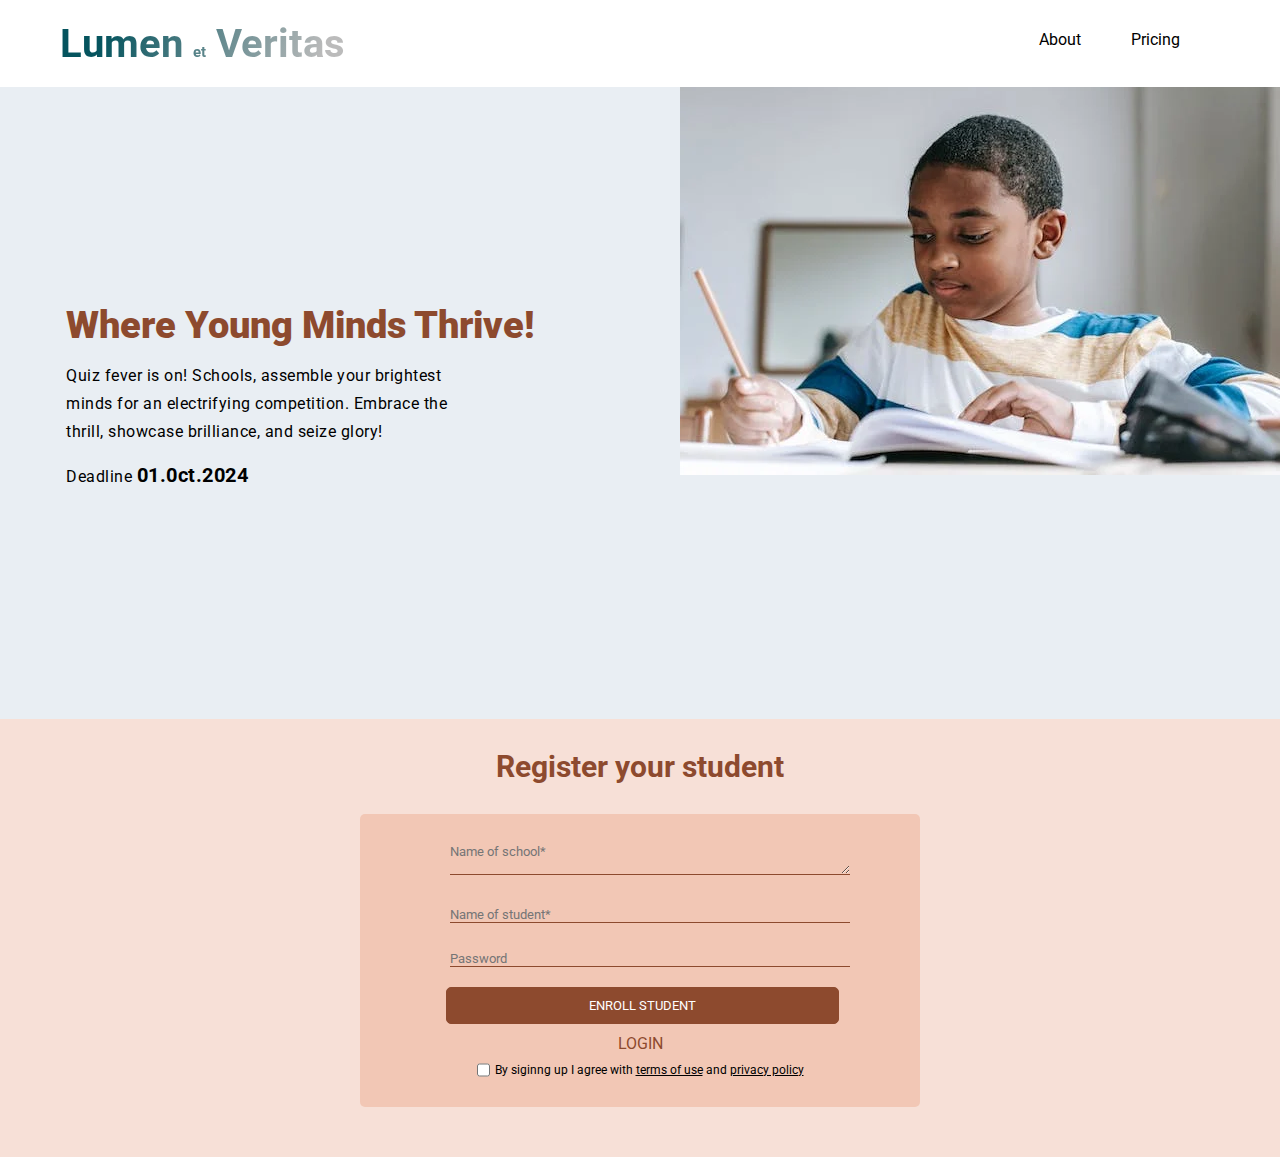
<file: index.html>
<!DOCTYPE html>
<html lang="en">
<head>
    <meta charset="UTF-8">
    <meta name="viewport" content="width=device-width, initial-scale=1.0">
    <title>Document</title>
    <link rel="stylesheet" href="css/style.css">
    <link rel="stylesheet" href="https://fonts.googleapis.com/css?family=Roboto">
    <link rel="stylesheet" href="https://fonts.googleapis.com/css?family=Montserrat">

</head>
<body>

    <nav>
        <div class="logo">
            <h1>Lumen <span class="inline-logo">et</span> Veritas</h1>
        </div>
        <div class="nav-link">
            <ul>
                <li>About</li>
                <li>Pricing</li>
            </ul>
        </div>
    </nav>

    <div class="intro">
        <div class="intro-text-section">
            <div class="intro-text">
               <h1>Where Young Minds Thrive!</h1> 
               <p>Quiz fever is on! Schools, assemble your brightest minds for an electrifying competition. Embrace the thrill, showcase brilliance, and seize glory!</p>
               <p>Deadline <span>01.0ct.2024</span></p>
               <!-- <a href=""><button class="btn">REGISTER</button></a> -->
            </div>
        </div>
        <div class="intro-class">
            <img src="asset/pexels-photo-5905479.webp" alt="">
        </div>
    </div>

    <div class="register">
        <div class="intro-text-register">
            <h2>Register your student</h2>
        </div>
        <div class="form-input">
            <form action="">
                <div id="errorSchoolName"></div>
                <div class="school-name">
                    <textarea name="" id="schoolName" cols="30" rows="2" placeholder="Name of school*" ></textarea>     
                </div>
                <div id="errorStudentName"></div>
                <div class="student-name">
                    <input type="text" name="" id="studentName" placeholder="Name of student*" >
                </div>
                <div id="errorpassword"></div>
                <div class="student-name">
                    <input type="text" name="" id="PasswordReg" placeholder="Password"  >
                </div>
                    <button class="btn-enroll-student" id="btnEnroll">ENROLL STUDENT</button>
                    <div class="login">
                         <a href="login.html">LOGIN</a>
                    </div>
                    <div class="terms-and-condition">
                        <input type="checkbox" name="" id="termsCheckbox" >
                        <p>By siginng up I agree with <span>terms of use</span> and <span>privacy policy</span></p>
                    </div>
            </form>
        </div>
        </div>
    </div>
    
    <!-- <script src="script.js"></script> -->
    <script src="register.js"></script>
</body>
</html>
</file>
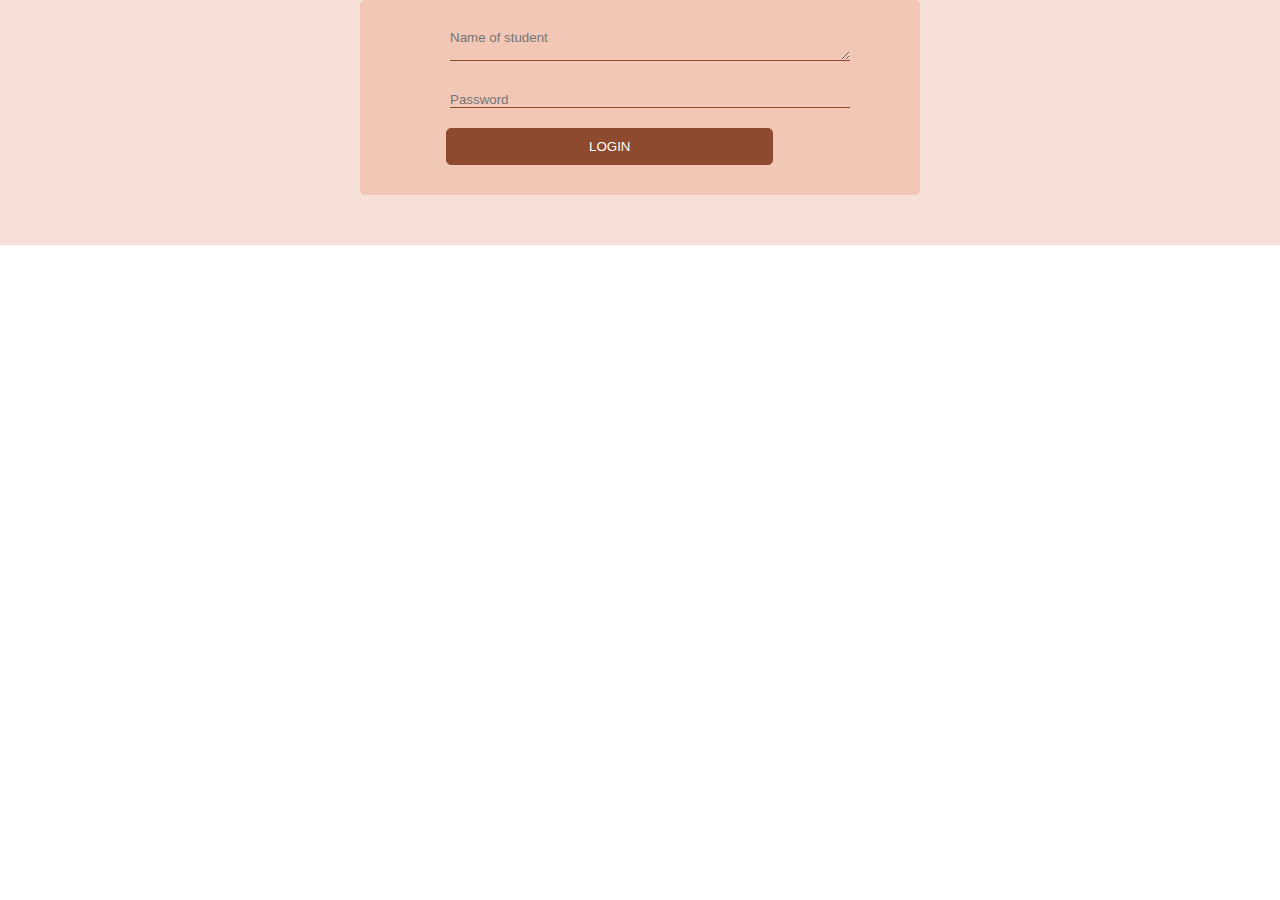
<file: login.html>
<!DOCTYPE html>
<html lang="en">
<head>
    <meta charset="UTF-8">
    <meta name="viewport" content="width=device-width, initial-scale=1.0">
    <title>Document</title>
    <link rel="stylesheet" href="css/style.css">
</head>
<body>
    <div class="register">
        <div class="form-input">
            <form action="">
                <div class="school-name">
                    <textarea name="" id="studentNameLogin" cols="30" rows="2" placeholder="Name of student"  ></textarea> 
                </div>
                <div class="student-name">
                    <input type="text" name="" id="studentPasswordLogin" placeholder="Password">
                </div>
                    <div>
                        <p id="errormsg"></p>
                    </div>
                    <button class="btn-enroll-student" id="loginBtn">LOGIN</button>
            </form>
        </div>
    </div>
    <script src="login.js"></script>
</body>
</html>
</file>
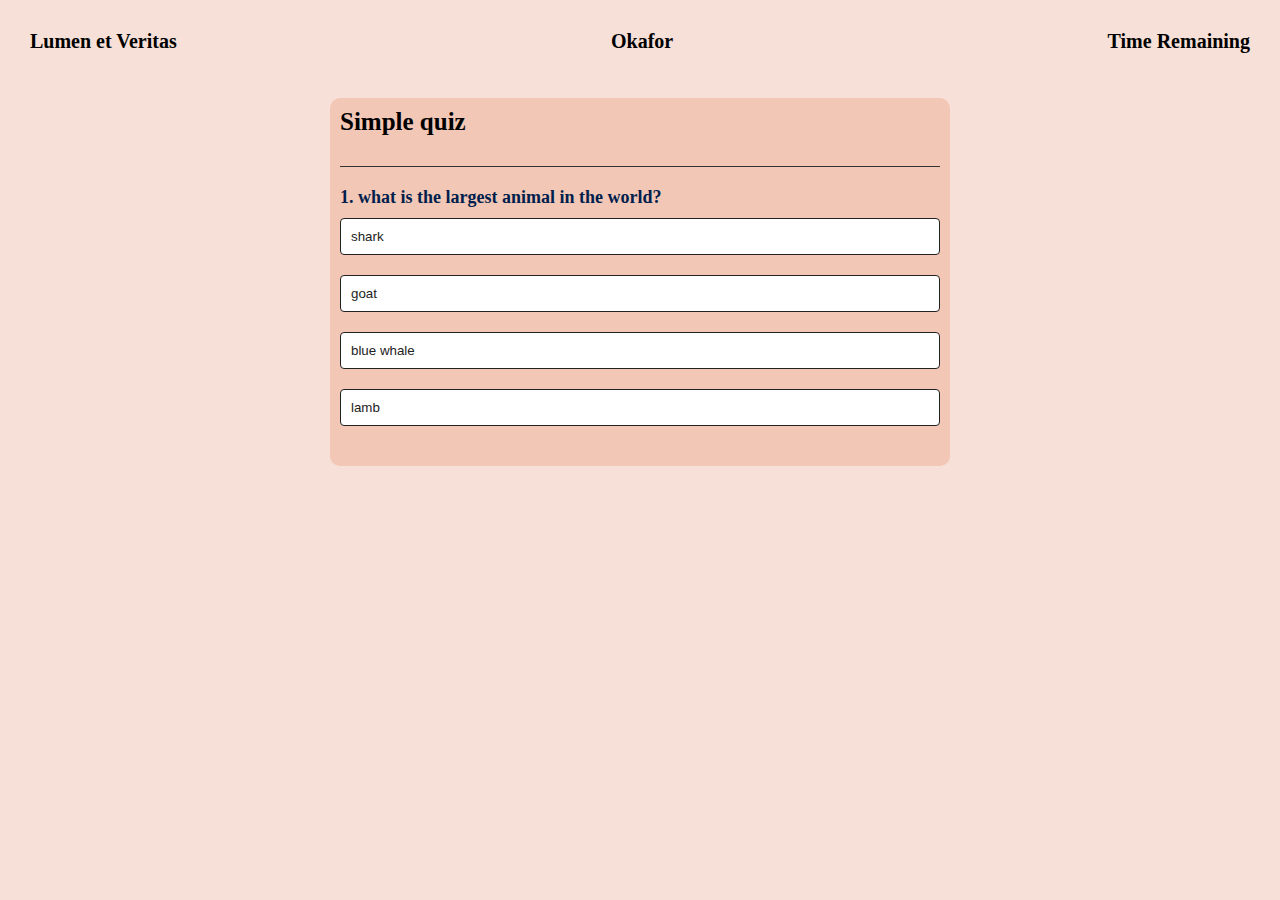
<file: questions.html>
<!DOCTYPE html>
<html lang="en">
<head>
    <meta charset="UTF-8">
    <meta name="viewport" content="width=device-width, initial-scale=1.0">
    <title>Document</title>
    <link rel="stylesheet" href="css/questions.css">
</head>
<body>
    <div class="">
        <div class="profile-and-timer">
            <div>
                <p>Lumen et Veritas</p>
            </div>
            <div class="student-name-quiz">
                <p>Okafor</p>
            </div>
            <div class="timer">
                <p class="time-signal">Time Remaining</p>
                <p id="countdown"></p>
            </div>
        </div>
        <!-- <div class="question">
            <div>
                <div class="question-block">
                    <p>Who was crowned the MVP (the most valuable player) in the 2018 NBA finals?</p>
                    <div class="options">
                        <input type="radio">
                        <p>Kevin Durant</p>
                    </div>
                    <div class="options">
                        <input type="radio">
                        <p>Kevin Durant</p>
                    </div>
                    <div class="options">
                        <input type="radio">
                        <p>Kevin Durant</p>
                    </div>
                    <div class="options">
                        <input type="radio">
                        <p>Kevin Durant</p>
                    </div>
                    <div class="btn">
                        <button>Sumbit</button>
                    </div>
                </div>
            </div>
        </div> -->
    </div>
    
    <div class="app">
        <h1>Simple quiz</h1>
        <div class="quiz">
            <h2 id="question">Questions goes here</h2>
            <div id="answer-buttons">
                <button class="btn">Answer 1</button>
                <button class="btn">Answer 2</button>
                <button class="btn">Answer 3</button>
                <button class="btn">Answer 4</button>
            </div>
                <button id="next-btn">Next</button> 
        </div>
    </div>

    <script src="script.js"></script>
</body>
</html>
</file>
<file: css/style.css>
*{
    margin: 0;
    padding: 0;
    font-family: 'Roboto', sans-serif;
}

nav{
    display: flex;
    justify-content: space-between;
    background-color: transparent;
    position: fixed;
    width: 100%;
    background-color: #ffff;
}
.logo{
    font-size: 20px;
    background-image: linear-gradient( 109.6deg,  rgba(5,84,94,1) 16%, #bbb 91.1% );
    -webkit-background-clip: text;
    color: transparent;
    margin: 20px 0px 20px 60px;
    font-family: 'Montserrat', sans-serif;
}
.inline-logo{
    font-size: 15px;
}
.nav-link ul{
    display: flex;
}
.nav-link li{
    margin-top: 30px;
    margin-left: 50px;
    list-style: none;
    background-color: linear-gradient( 109.6deg,  rgba(5,84,94,1) 16%, #bbb 91.1% );
}
.nav-link li:hover{
    color: #8d4a2e;
    cursor: pointer;
}
.nav-link ul :nth-child(2){
    padding-right: 100px;
}
.intro{
    display: flex;
    background-color: #e9eef3;
    /*   */
    height: 71.5vh;
    padding-top: 75px;
}
.intro-text-section{
    display: flex;
    justify-content: center;
    align-items: center;
    margin:  0px 0px 0px -2px;
}
.intro-text{
    width: 80%;
}
.intro-text h1{
    font-size: 38px;
    font-weight: 900;
    color: #8d4a2e;
}
.intro-text p{
    margin: 15px 150px 0px 0px;
    line-height: 28px;
    letter-spacing: 0.5px;
}
.intro-text span{
    font-size: 20px;
    font-weight: 700;
}
.btn{
    margin-top: 20px;
    padding: 10px 30px;
    color: #ffff;
    background-color: #8d4a2e;
    border-radius: 5px;
    border: 1px solid transparent;
    cursor: pointer;
}
.btn:hover{
    background-color: transparent;
    border: 1px solid #8d4a2e;
    color: #8d4a2e;
    cursor: pointer;
    transition: 0.5s ease;
}
.register{
    background-color: #f7e0d7;
    padding-bottom: 50px;
}
/* .register > div{
    text-align: center;
    padding-top: 30px;
    color: #8d4a2e;
} */
.intro-text-register{
    text-align: center;
    color: #8d4a2e;
    padding: 30px 0;
}
.form-input{
    display: flex;
    justify-content: center;
    align-items: center;
}
form{
    width: 500px;
    background-color: #f2c7b5;
    border-radius: 5px;
    padding: 30px;
}
.school-name textarea{
    width: 400px;
    border: 0;
    border-bottom: 1px solid #8d4a2e;
    background-color: transparent;
    outline: none;
    margin: 0 60px;
}
.student-name input{
    width: 400px;
    border: 0;
    border-bottom: 1px solid #8d4a2e;
    background-color: transparent;
    outline: none;
    margin: 0 60px;
}    
.student-name{
    padding-top: 25px;
}    
.terms-and-condition{
    display: flex;
    justify-content: center;
}   
.btn-enroll-student {
    margin-top: 18px;
    padding: 10px 142px;
    border: none;
    background-color: #8d4a2e;
    color: #ffff;
    cursor: pointer;
    border: 1px solid #8d4a2e;
    border-radius: 5px;
    margin-left: 56px;
    margin-top: 20px;
}
.btn-enroll-student:hover{
    background-color: #e9eef3;
    color: #8d4a2e;
    border: 1px solid #8d4a2e;
    transition: 0.5s ease;
    font-weight: 700;
}
.terms-and-condition {
    padding-top: 10px;
}
.terms-and-condition p{
    font-size: 12px;
    margin-left: 5px;
}
.terms-and-condition p span{
    text-decoration: underline;
}
.intro-text-register{
    font-size: 20px;
}
.login {
    padding-top: 10px;
    display: flex;
    justify-content: center;
}
.login a{
    text-decoration: none;
    color: #8d4a2e;
}
.login a:hover{
    text-decoration: underline;
    color: #ffff;
}
</file>
<file: css/questions.css>
*{
    margin: 0;
    padding: 0;
}
body{
    background-color: #f7e0d7;
}
.profile-and-timer{
    display: flex;
    justify-content: space-between;
    margin: 30px;
}
.profile-and-timer > div p{
    font-size: 20px;
    font-weight: 700;
}
@keyframes fadeInOut {
    0%, 100% {
        opacity: 0;
    }
    50% {
        opacity: 1;
    }
}
.time-signal{
    animation: fadeInOut 3s infinite;
}
/*
.question > div {
    display: flex;
    justify-content: center ;
    align-items: center;
}
.question-block{
    background-color: #e9eef3;
    width: 600px;
}
.options{
    display: flex;
    margin: 10px 30px;
    height: 40px;
}
.options p{
    margin: 11px 0px 0px 10px;
}
.options :input[type="checkbox"]{
    display: none;
}
.question-block{
    border-radius: 10px;
}
.question-block > p{
    font-size: 20px;
    padding: 20px 28px;
}
.btn{
    display: flex;
    justify-content: end;
    margin: 20px 50px;   
}
.btn button{
    padding: 10px 25px;
    border-radius: 5px;
    border: 1px solid black;
}
.btn button:hover{
    background-color: #81bbf5;
    color: #fff;
    border: none;
    cursor: pointer;
} */

.app{
    background: #f2c7b5;
    width: 90%;
    max-width: 600px;
    margin: 45px auto 0;
    border-radius: 10px;
    padding: 10px;
    
}

.app h1{
    font-size: 25px;
    font-weight: 600;
    border-bottom: 1px solid #333;
    padding-bottom: 30px;
}
.quiz{
    padding: 20px 0;
}
.quiz h2{
    font-size: 18px;
    color: #001e4d;
    font-weight: 600;
}
.btn{
    background: #fff;
    color: #222;
    font-weight: 500;
    width: 100%;
    border: 1px solid #222;
    padding: 10px;
    margin: 10px 0;
    text-align: left;
    border-radius: 4px;
    cursor: pointer;
    transition: all 0.3s;
}
.btn:hover:not([disabled]){
    background: #222;
    color: #fff;
}
.btn:disabled{
    cursor: no-drop;
}
#next-btn{
    background: #8d4a2e;
    color: #fff;
    font-weight: 500;
    width: 150px;
    border: 0;
    padding: 10px;
    margin: 20px auto 0;
    border-radius: 4px;
    cursor: pointer;
    display: none;
}
.correct{
    background: #9aeabc;
}
.incorrect{
    background: #ff9393;
}
</file>
